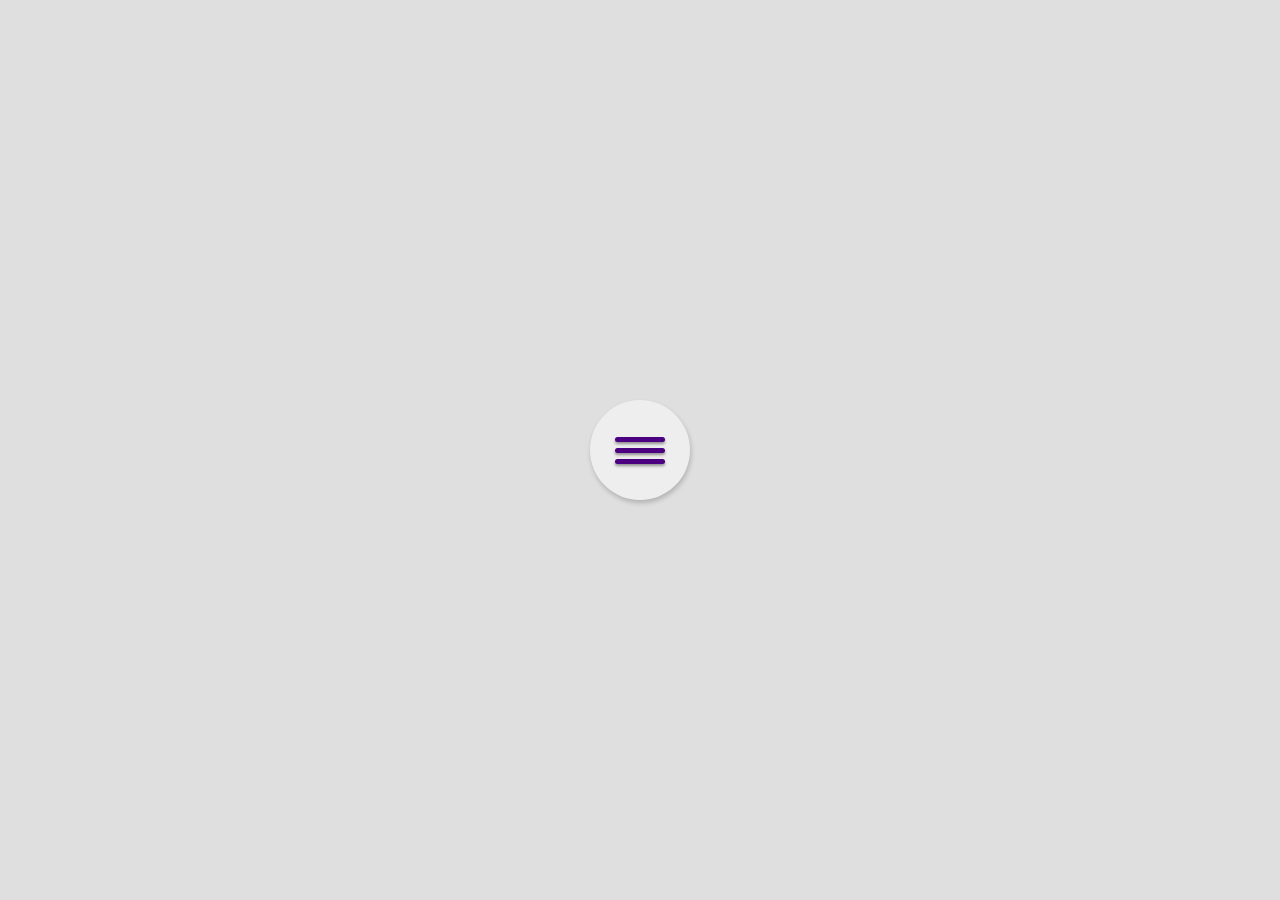
<file: day-1/index.html>
<!DOCTYPE html>
<html lang="en">
<head>
    <meta charset="UTF-8">
    <title>Day 1</title>
    <link rel="stylesheet" href="./style.css">
</head>
<body>

    <div class="wrapper">
        <a class="container">
            <div class="line"></div>
            <div class="line"></div>
            <div class="line"></div>
        </a>
    </div>

    <script src="script.js"></script>
</body>
</html>
</file>
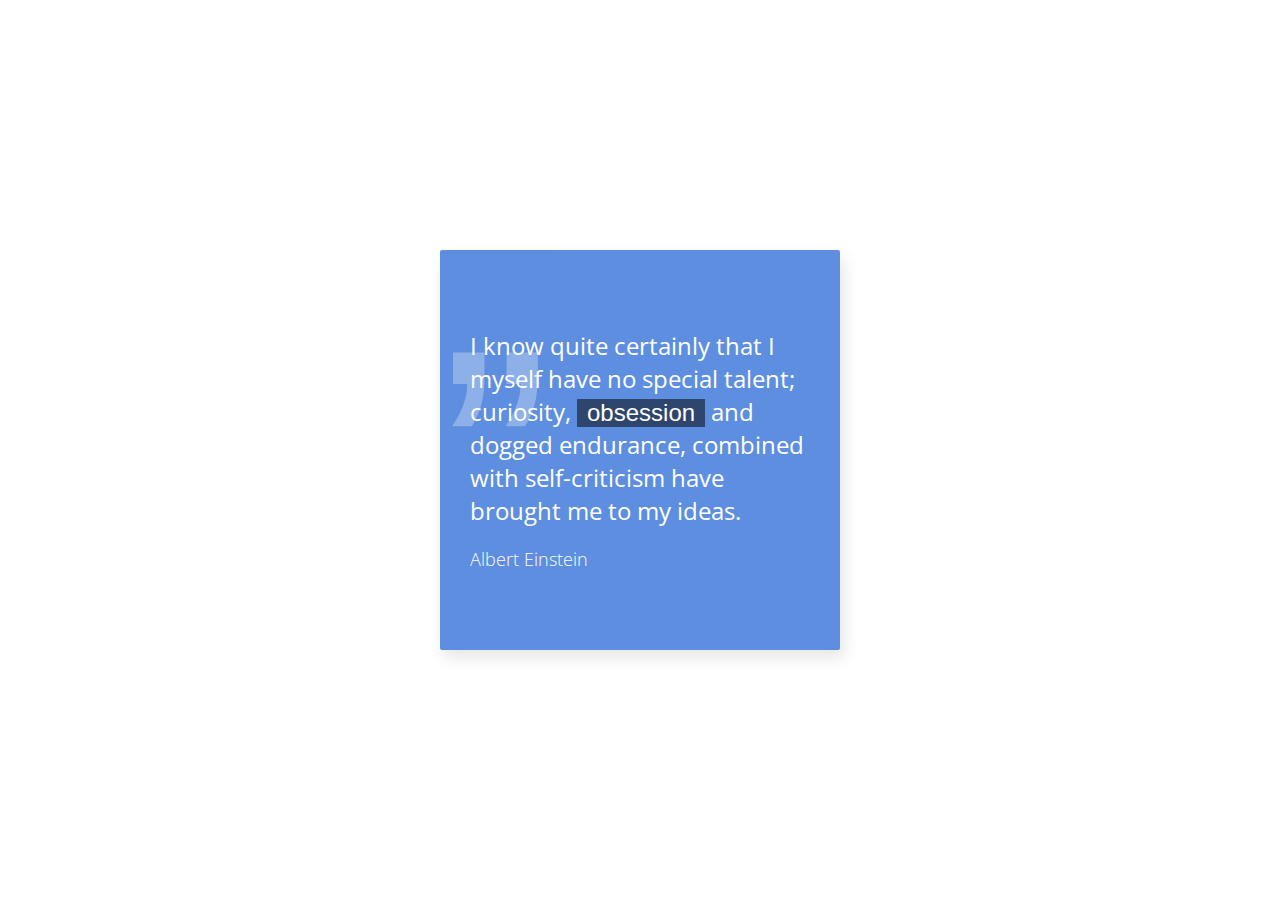
<file: day-11/index.html>
<!doctype html>
<html lang="en">
<head>
    <meta charset="UTF-8">
    <meta name="viewport"
          content="width=device-width, user-scalable=no, initial-scale=1.0, maximum-scale=1.0, minimum-scale=1.0">
    <meta http-equiv="X-UA-Compatible" content="ie=edge">
    <title>Day 11</title>
    <link rel="stylesheet" href="style.css">
</head>
<body>

<div class="container">
    <div class="text">
        I know quite certainly that I myself have no special talent; curiosity,
        <div class="info">
            <div class="tooltip">
                <div class="title">
                    Obsession
                </div>
                <div class="content">
                    <b>Obsession</b>, a persistent disturbing preoccupation with an often unreasonable idea or feeling.
                </div>
            </div>
            <button>obsession</button>
        </div>
        and dogged endurance, combined with self-criticism have brought me to my ideas.
        <div class="author">Albert Einstein</div>
    </div>
</div>

</body>
</html>
</file>
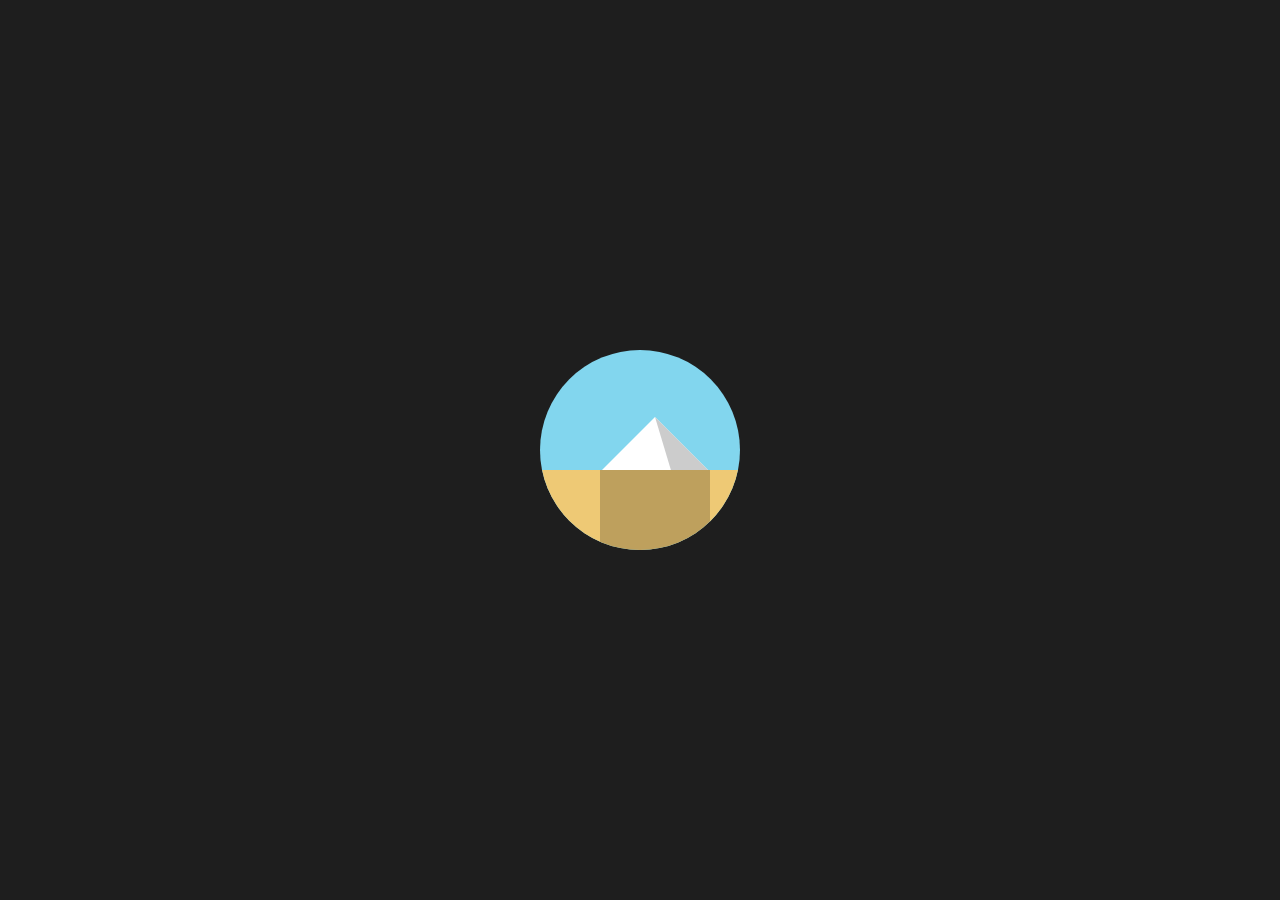
<file: day-2/index.html>
<!DOCTYPE html>
<html lang="en">
<head>
    <meta charset="UTF-8">
    <title>Day 2</title>
    <link rel="stylesheet" href="./style.css">
</head>
<body>

    <div class="wrapper">
        <div class="container">
            <div class="sun-box">
                <div class="sun"></div>
            </div>
            <div class="triangle-shadow"></div>
            <div class="triangle"></div>
            <div class="shadow"></div>
            <div class="sand"></div>
        </div>
    </div>

</body>
</html>
</file>
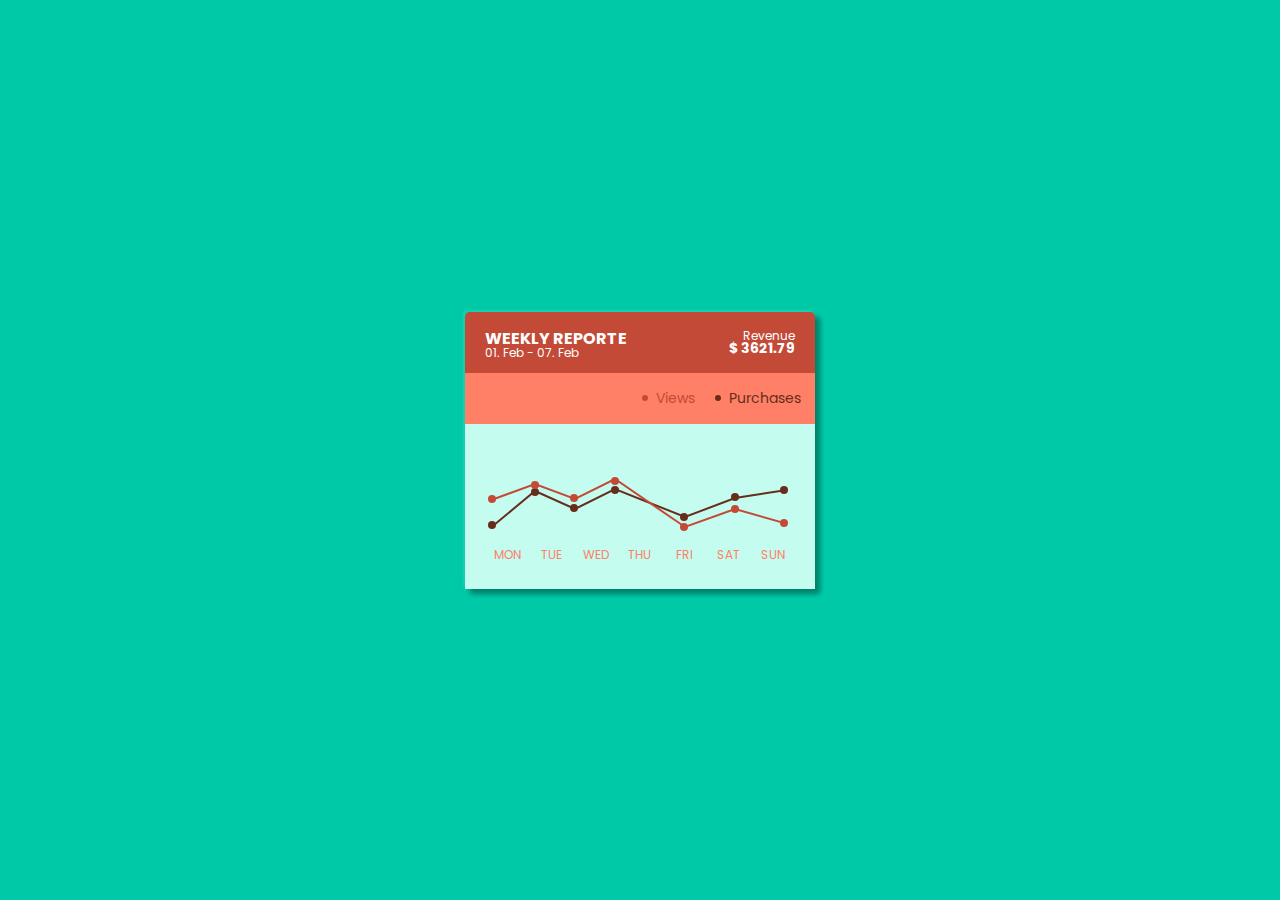
<file: day-4/index.html>
<!DOCTYPE html>
<html lang="en">
<head>
    <meta charset="UTF-8">
    <title>Day 4</title>
    <link rel="stylesheet" href="./style.css">
</head>
<body>

    <div class="wrapper">

        <div class="container">
            <header>
                <div class="side-left">
                    <h1>WEEKLY REPORTE</h1>
                    <time>01. Feb - 07. Feb</time>
                </div>
                <div class="side-right">
                    <span>Revenue</span>
                    <strong>$ 3621.79</strong>
                </div>
            </header>
            <main>
                <div class="legend">
                    <div class="legend-wrapper text-red">
                        <div class="square bg-red"></div>
                        Views
                    </div>

                    <div class="legend-wrapper text-red-dark">
                        <div class="square bg-red-dark"></div>
                        Purchases
                    </div>
                </div>


                <div class="content">

                    <div class="line-1">
                        <a class="point">
                            <div class="dot"></div>
                            <span class="value">
                                400
                            </span>
                        </a>

                        <a class="point">
                            <div class="dot"></div>
                            <span class="value">
                                812
                            </span>
                        </a>

                        <a class="point">
                            <div class="dot"></div>
                            <span class="value">
                                750
                            </span>
                        </a>

                        <a class="point">
                            <div class="dot"></div>
                            <span class="value">
                                840
                            </span>
                        </a>

                        <a class="point">
                            <div class="dot"></div>
                            <span class="value">
                                720
                            </span>
                        </a>

                        <a class="point">
                            <div class="dot"></div>
                            <span class="value">
                                760
                            </span>
                        </a>

                        <a class="point">
                            <div class="dot"></div>
                            <span class="value">
                                785
                            </span>
                        </a>

                        <svg>
                            <polyline points="9,46 50,12 90,30 130,10 200,38 250,19 320,8 "></polyline>
                        </svg>
                    </div>

                    <div class="line-2">
                        <a class="point">
                            <div class="dot"></div>
                            <span class="value">
                                280
                            </span>
                        </a>

                        <a class="point">
                            <div class="dot"></div>
                            <span class="value">
                                800
                            </span>
                        </a>

                        <a class="point">
                            <div class="dot"></div>
                            <span class="value">
                                740
                            </span>
                        </a>

                        <a class="point">
                            <div class="dot"></div>
                            <span class="value">
                                835
                            </span>
                        </a>

                        <a class="point">
                            <div class="dot"></div>
                            <span class="value">
                                700
                            </span>
                        </a>

                        <a class="point">
                            <div class="dot"></div>
                            <span class="value">
                                740
                            </span>
                        </a>

                        <a class="point">
                            <div class="dot"></div>
                            <span class="value">
                                600
                            </span>
                        </a>

                        <svg>
                            <polyline points="9,20 50,5 90,20 130,0 200,48 250,30 320,50 "></polyline>
                        </svg>
                    </div>


                    <div class="week">
                        <div class="day">MON</div>
                        <div class="day">TUE</div>
                        <div class="day">WED</div>
                        <div class="day">THU</div>
                        <div class="day">FRI</div>
                        <div class="day">SAT</div>
                        <div class="day">SUN</div>
                    </div>

                </div>

            </main>
        </div>

    </div>

</body>
</html>
</file>
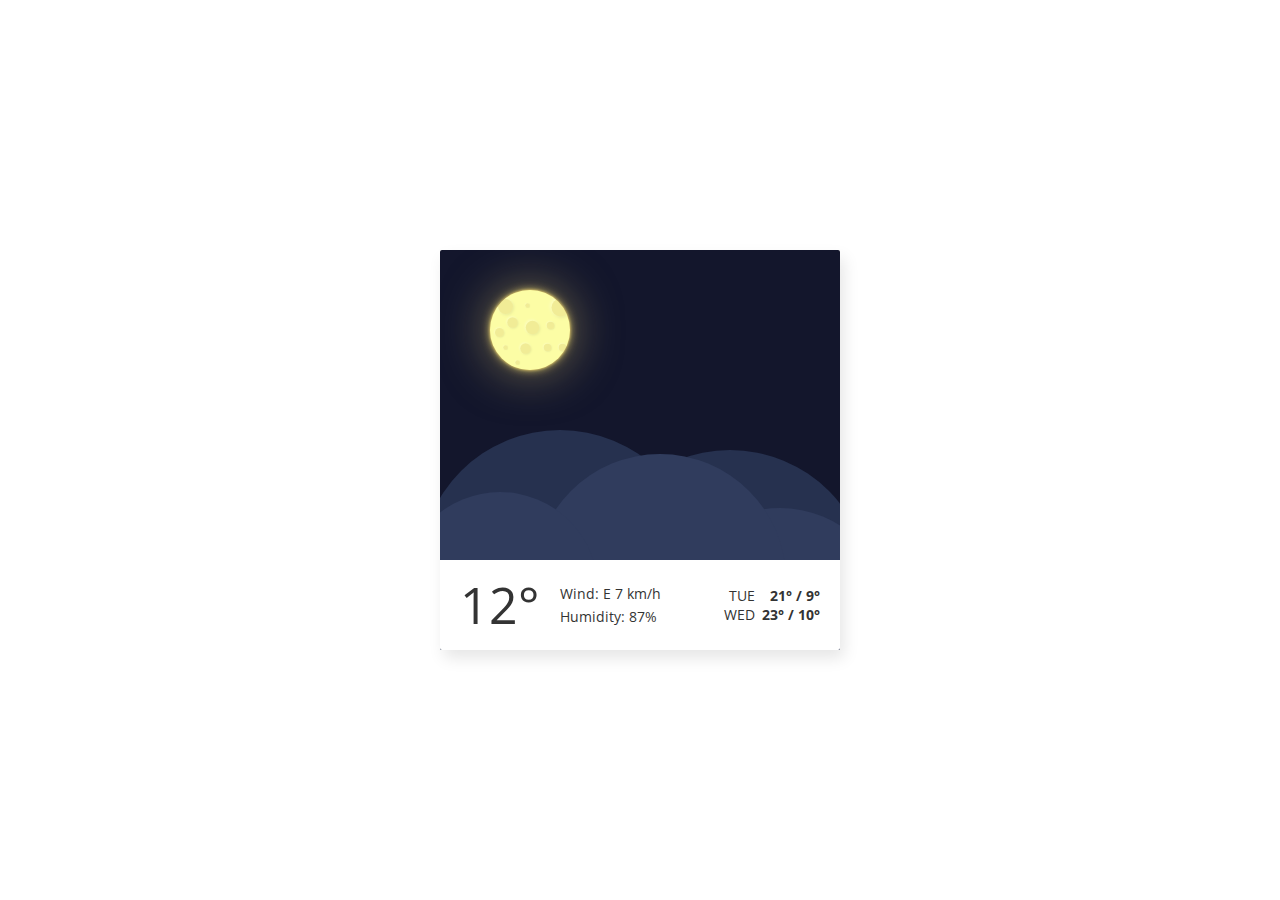
<file: day-8/index.html>
<!doctype html>
<html lang="en">
<head>
    <meta charset="UTF-8">
    <meta name="viewport"
          content="width=device-width, user-scalable=no, initial-scale=1.0, maximum-scale=1.0, minimum-scale=1.0">
    <meta http-equiv="X-UA-Compatible" content="ie=edge">
    <title>Day 8</title>
    <link rel="stylesheet" href="style.css">
</head>
<body>

<div class="frame">

    <div class="drops">
        <div class="drop"></div>
        <div class="drop"></div>
        <div class="drop"></div>
        <div class="drop"></div>
        <div class="drop"></div>
        <div class="drop"></div>
        <div class="drop"></div>
        <div class="drop"></div>
        <div class="drop"></div>
        <div class="drop"></div>

        <div class="drop drop-middle"></div>
        <div class="drop drop-middle"></div>
        <div class="drop drop-middle"></div>
        <div class="drop drop-middle"></div>
        <div class="drop drop-middle"></div>
        <div class="drop drop-middle"></div>
        <div class="drop drop-middle"></div>
        <div class="drop drop-middle"></div>
        <div class="drop drop-middle"></div>
        <div class="drop drop-middle"></div>

        <div class="drop drop-small"></div>
        <div class="drop drop-small"></div>
        <div class="drop drop-small"></div>
        <div class="drop drop-small"></div>
        <div class="drop drop-small"></div>
        <div class="drop drop-small"></div>
        <div class="drop drop-small"></div>
        <div class="drop drop-small"></div>
        <div class="drop drop-small"></div>
        <div class="drop drop-small"></div>
    </div>

    <div class="moon">
        <div class="crater"></div>
        <div class="crater"></div>
        <div class="crater"></div>
        <div class="crater"></div>
        <div class="crater"></div>
        <div class="crater"></div>
        <div class="crater"></div>
        <div class="crater"></div>
        <div class="crater"></div>
        <div class="crater"></div>
        <div class="crater"></div>
        <div class="crater"></div>
    </div>

    <div class="clouds">
        <div class="cloud"></div>
        <div class="cloud"></div>
        <div class="cloud"></div>
        <div class="cloud"></div>
        <div class="cloud"></div>
    </div>

    <footer>
        <h1>12°</h1>
        <div class="info">
            <div class="line">Wind: E 7 km/h</div>
            <div class="line">Humidity: 87%</div>
        </div>
        <div class="info-day">
            <div class="line">TUE <b>21° / 9°</b></div>
            <div class="line">WED <b>23° / 10°</b></div>
        </div>
    </footer>
</div>

</body>
</html>
</file>
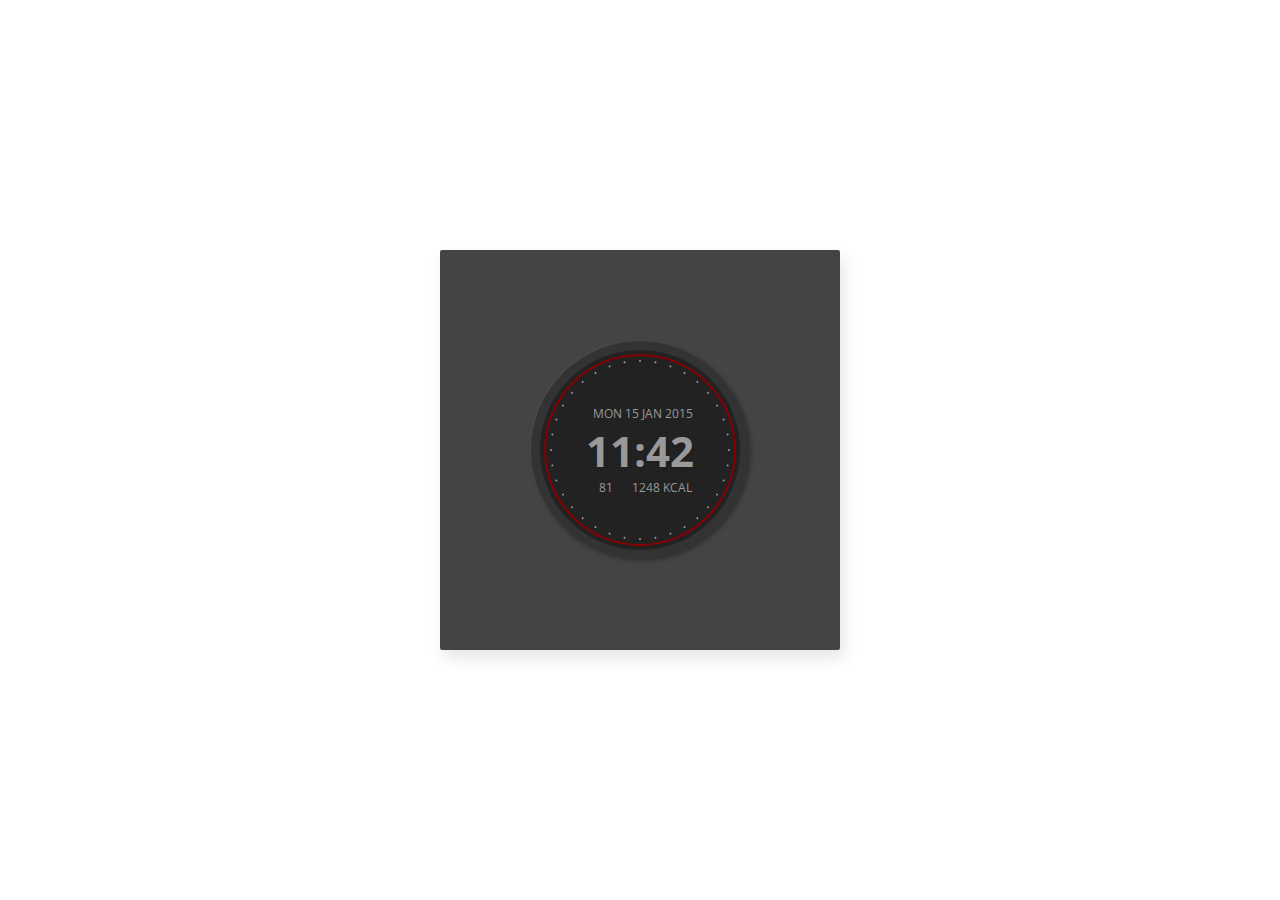
<file: day-9/index.html>
<!DOCTYPE html>
<html lang="en">
<head>
    <meta charset="UTF-8">
    <title>Day 9</title>
    <link rel="stylesheet" href="style.css">
</head>
<body>

<div class="frame">

    <div class="container">
        <div class="group-round">
            <span></span>
            <span></span>
            <span></span>
            <span></span>
        </div>

        <div class="group-round">
            <span></span>
            <span></span>
            <span></span>
            <span></span>
        </div>

        <div class="group-round">
            <span></span>
            <span></span>
            <span></span>
            <span></span>
        </div>

        <div class="group-round">
            <span></span>
            <span></span>
            <span></span>
            <span></span>
        </div>

        <div class="group-round">
            <span></span>
            <span></span>
            <span></span>
            <span></span>
        </div>

        <div class="group-round">
            <span></span>
            <span></span>
            <span></span>
            <span></span>
        </div>

        <div class="group-round">
            <span></span>
            <span></span>
            <span></span>
            <span></span>
        </div>

        <div class="group-round">
            <span></span>
            <span></span>
            <span></span>
            <span></span>
        </div>

        <div class="group-round">
            <span></span>
            <span></span>
            <span></span>
            <span></span>
        </div>

        <div class="date">
            <time class="day">
                MON 15 JAN 2015
            </time>

            <time class="time">
                11:42
            </time>

            <div class="kcal">
                <span>81</span>
                <span>1248 KCAL</span>
            </div>
        </div>

        <svg height="200" width="200">
            <circle
                cx="100"
                cy="100"
                r="95"
                stroke-width="2"
            />
        </svg>
    </div>


</div>

</body>
</html>
</file>
<file: day-1/style.css>
:root {
    --animation: 1.5s ease;
    --rotate: 45deg;
    --scale: 1.2;
    --translate-y: 11px;
}

* {
    margin: 0;
    padding: 0;
    box-sizing: border-box;
}

body {
    background: #DFDFDF;
}

.wrapper {
    position: absolute;
    width: 100%;
    height: 100%;
    display: flex;
    align-items: center;
    justify-content: center;
}

.container {
    display: flex;
    flex-direction: column;
    width: 100px;
    height: 100px;
    background: #EEE;
    border-radius: 50%;
    box-shadow: 1px 3px 5px rgba(0, 0, 0, .2);
    align-items: center;
    justify-content: center;
    cursor: pointer;
}

.line {
    position: relative;
    margin: 3px 0;
    width: 50%;
    height: 5px;
    background: indigo;
    box-shadow: 0 2px 3px rgba(0, 0, 0, .4);
    border-radius: 5px;
}

.active .line:first-child {
    animation: line-1 var(--animation);
    transform:
            translateY(var(--translate-y))
            rotate(var(--rotate));
}

.active .line:nth-child(2) {
    opacity: 0;
    animation: line-2 var(--animation);
}

.active .line:last-child {
    animation: line-3 var(--animation);
    transform:
            translateY(calc(var(--translate-y) * -1))
            rotate(calc(var(--rotate) * -1));
}

@keyframes line-1 {
    0% {
        transform: translateY(0px);
    }
    50% {
        transform: translateY(11px) rotate(0deg);
    }
    80% {
        transform: translateY(var(--translate-y)) rotate(var(--rotate));
    }
    90% {
        transform:
                translateY(var(--translate-y))
                rotate(var(--rotate))
                scale(var(--scale));
    }
    100% {
        transform:
                translateY(var(--translate-y))
                rotate(var(--rotate))
                scale(1);
    }
}

@keyframes line-2 {
    0% {
        opacity: 1;
    }
    50% {
        opacity: 1;
    }
    51% {
        opacity: 0;
    }
    100% {
        opacity: 0;
    }
}

@keyframes line-3 {
    0% {
        transform: translateY(0px);
    }
    50% {
        transform:
                translateY(calc(var(--translate-y) * -1))
                rotate(0deg);
    }
    80% {
        transform:
                translateY(calc(var(--translate-y) * -1))
                rotate(calc(var(--rotate) * -1));
    }
    90% {
        transform:
                translateY(calc(var(--translate-y) * -1))
                rotate(calc(var(--rotate) * -1))
                scale(var(--scale));
    }
    100% {
        transform:
                translateY(calc(var(--translate-y) * -1))
                rotate(calc(var(--rotate) * -1))
                scale(1);
    }
}

.disabled .line:first-child {
    animation: line-1-disabled var(--animation);
    transform: translateY(0px);
}


.disabled .line:nth-child(2) {
    animation: line-2-disabled var(--animation);
    opacity: 1;
}


.disabled .line:last-child {
    animation: line-3-disabled var(--animation);
    transform: translateY(0px);
}

@keyframes line-1-disabled {
    0% {
        transform:
                translateY(var(--translate-y))
                rotate(var(--rotate));
    }
    50% {
        transform:
                translateY(var(--translate-y))
                rotate(0);
    }
    80% {
        transform: translateY(0px);
    }
    90% {
        transform: translateY(0px) scale(var(--scale));
    }
    100% {
        transform: translateY(0px) scale(1);
    }
}

@keyframes line-2-disabled {
    0% {
        opacity: 0;
    }
    50% {
        opacity: 0;
    }
    51% {
        opacity: 1;
    }
    80% {
        transform: scale(1);
    }
    90% {
        transform: translateY(0px) scale(var(--scale));
    }
    100% {
        transform: translateY(0px) scale(1);
    }
}

@keyframes line-3-disabled {
    0% {
        transform:
                translateY(calc(var(--translate-y) * -1))
                rotate(calc(var(--rotate) * -1));
    }
    50% {
        transform:
                translateY(calc(var(--translate-y) * -1))
                rotate(0);
    }
    80% {
        transform: translateY(0px);
    }
    90% {
        transform: translateY(0px) scale(var(--scale));
    }
    100% {
        transform: translateY(0px) scale(1);
    }
}
</file>
<file: day-11/style.css>
@import url(https://fonts.googleapis.com/css?family=Open+Sans:700,400,300,100);

:root {
    --color-blue: #5D8EDF;
    --color-blue-dark: #2e466e;
}

.container {
    position: absolute;
    top: 50%;
    left: 50%;
    width: 400px;
    height: 400px;
    margin-top: -200px;
    margin-left: -200px;
    border-radius: 2px;
    box-shadow: 4px 8px 16px 0 rgba(0, 0, 0, 0.1);
    overflow: hidden;
    font-family: 'Open Sans', Helvetica, sans-serif;
    -webkit-font-smoothing: antialiased;
    -moz-osx-font-smoothing: grayscale;
    background: var(--color-blue);
    color: #FFF;
    padding: 30px;
    font-size: 24px;
    font-weight: 400;
    display: flex;
    flex-direction: column;
    justify-content: center;
    z-index: 10;
    box-sizing: border-box;
}

.container .text {
    position: relative;
}

.container:after {
    content: '„';
    font-family: Arial, sans-serif;
    font-size: 330px;
    position: absolute;
    top: -170px;
    left: 0;
    opacity: 0.3;
    z-index: -1;
}

.info {
    display: inline;
}

.info button {
    background: var(--color-blue-dark);
    padding: 0 10px;
    border: none;
    color: #FFF;
    font-size: 24px;
    font-weight: 400;
    outline: none;
    cursor: pointer;
}

.info .tooltip {
    opacity: 0;
    transition: all .5s ease-in-out;
    position: absolute;
    z-index: -1;
    background: var(--color-blue-dark);
    top: -100px;
    font-size: 18px;
}

.info .tooltip:after {
    content: '';
    width: 12px;
    height: 12px;
    background: var(--color-blue-dark);
    position: absolute;
    transform: rotate(45deg);
    left: 50%;
    margin-top: -6px;
    margin-left: -10px;
}

.info .tooltip .title {
    background: #FFF;
    padding: 10px;
    color: var(--color-blue-dark);
}

.info .tooltip .content {
    padding: 10px;
}

.info:hover > .tooltip{
    top: -80px;
    opacity: 1;
    transform: scale(1);
    z-index: 10;
}

.author {
    margin-top: 20px;
    font-size: 18px;
    font-weight: 100;
}
</file>
<file: day-2/style.css>
:root {

}

* {
    margin: 0;
    padding: 0;
    box-sizing: border-box;
}

body {
    background: #1e1e1e;
}


.wrapper {
    position: absolute;
    width: 100%;
    height: 100%;
    display: flex;
    align-items: center;
    justify-content: center;
}


.container {
    width: 200px;
    height: 200px;
    background: #82d6ee;
    clip-path: circle(50% at 50% 50%);
    overflow: hidden;
    position: relative;
    animation: fade 10s ease infinite;
}

.sun-box {
    width: 280px;
    height: 150px;
    animation: sun 10s ease infinite;
    position: absolute;
    top: 100px;
    left: -30px;
}

.sun {
    width: 30px;
    height: 30px;
    border-radius: 50%;
    background: yellow;
}

.triangle {
    left: 60px;
    top: 12px;
    background: #FFF;
    width: 110px;
    height: 110px;
    clip-path: polygon(50% 50%, 0% 100%, 100% 100%);
    position: absolute;
}

.triangle-shadow {
    background: #CCC;
    left: 60px;
    top: 12px;
    width: 110px;
    height: 110px;
    clip-path: polygon(50% 50%, 65% 100%, 100% 100%);
    position: absolute;
    z-index: 5;
    animation: triangle-shadow 10s ease infinite;
}

.sand {
    top: 120px;
    position: absolute;
    background: #eec975;
    width: 100%;
    height: 50%;
    z-index: 10;
}

.shadow {
    width: 110px;
    height: 110px;
    background: rgba(0, 0, 0, .2);
    left: 60px;
    top: 120px;
    z-index: 11;
    position: absolute;
    animation: shadow 10s ease infinite;
}

@keyframes fade {
    0% {
        opacity: 0;
    }
    20% {
        opacity: 1;
    }
    80% {
        opacity: 1;
    }
    100% {
        opacity: 0;
    }
}

@keyframes sun {
    0% {
        transform: rotate(0deg);
    }
    20% {
        transform: rotate(0deg);
    }
    25% {
        transform: rotate(20deg);
    }
    40% {
        transform: rotate(20deg);
    }
    100% {
        transform: rotate(120deg);
    }
}

@keyframes triangle-shadow {
    0% {
        opacity: 1;
    }
    20% {
        opacity: 1;
    }
    25% {
        opacity: 0.5;
    }
    45% {
        opacity: 0.5;
        clip-path: polygon(50% 50%, 65% 100%, 100% 100%);
    }
    50% {
        clip-path: polygon(50% 50%, 0% 100%, 100% 100%);
    }
    55% {
        opacity: 0.5;
        clip-path: polygon(50% 50%, 0% 100%, 65% 100%);
    }
    100% {
        opacity: 1;
        clip-path: polygon(50% 50%, 0% 100%, 65% 100%);
    }
}


@keyframes shadow {
    0% {
        width: 280px;
        clip-path: polygon(0 0, 100% 10%, 38% 0);
    }
    20% {
        width: 280px;
        clip-path: polygon(0 0, 100% 10%, 38% 0);
    }
    25% {
        width: 280px;
        clip-path: polygon(0 0, 100% 50%, 38% 0);
    }
    40% {
        width: 280px;
        clip-path: polygon(0 0, 100% 50%, 38% 0);
    }
    47% {
        width: 110px;
    }
    50% {
        transform: translateX(0);
        width: 110px;
        clip-path: polygon(0 0, 50% 10%, 100% 0);
    }
    70% {
        transform: translateX(-68px);
        width: 180px;
        clip-path: polygon(38% 0, 0 50%, 100% 0);
    }
    80% {
        transform: translateX(-68px);
        width: 180px;
        clip-path: polygon(38% 0, 0 10%, 100% 0);
    }
    82% {
        transform: translateX(-68px);
        width: 180px;
        clip-path: polygon(38% 0, 0 0%, 100% 0);
    }
    100% {
        clip-path: polygon(38% 0, 0 0%, 100% 0);
    }
}
</file>
<file: day-4/style.css>
@import url('https://fonts.googleapis.com/css?family=Poppins:400,700&display=swap');

:root {
    --color-gray: #4B4453;
    --color-green-light: #C4FCEF;
    --color-green: #00C9A7;
    --color-red: #C34A36;
    --color-red-dark: #662d1c;
    --color-red-light: #FF8066;
    --padding: 20px;
    --width-container: 350px;
    --radius: 5px;
}

* {
    margin: 0;
    padding: 0;
    box-sizing: border-box;
}

body {
    background: #00C9A7;
    font-family: 'Poppins', sans-serif;
}

.wrapper {
    position: absolute;
    width: 100%;
    height: 100%;
    display: flex;
    align-items: center;
    justify-content: center;
}

.container {
    border-radius: 3px;
    box-shadow:
            -2px -2px 2px rgba(255, 255, 255, .1),
            5px 5px 5px rgba(0, 0, 0, .1),
            5px 5px 5px rgba(0, 0, 0, .1),
            5px 5px 5px rgba(0, 0, 0, .2)
;
}

.text-red {
    color: var(--color-red);
}

.text-green {
    color: var(--color-green);
}

.text-red-dark {
    color: var(--color-red-dark);
}

.bg-red {
    background: var(--color-red);
}

.bg-green {
    background: var(--color-green);
}

.bg-red-dark {
    background: var(--color-red-dark);
}

header {
    width: var(--width-container);
    padding: var(--padding);
    background: var(--color-red);
    color: #FFF;
    display: flex;
    font-size: 12px;
    border-top-left-radius: var(--radius);
    border-top-right-radius: var(--radius);
    justify-content: space-between;
    align-items: center;
}

header h1 {
    font-weight: 700;
    font-size: 16px;
    line-height: 0;
    padding: 0;
    margin: 7px 0 14px 0;
}

header .side-left {
    line-height: 0;
    margin-right: 20px;
}

header .side-right {
    text-align: right;
}

header .side-right span {
    display: block;
    font-size: 12px;
    padding: 0 0 12px 0;
    margin: 0;
    line-height: 0;
}

header .side-right strong {
    display: block;
    font-size: 14px;
    padding: 0;
    margin: 0;
    line-height: 0;
}

main {
    background: var(--color-green-light);
    font-size: 18px;
}

main .legend {
    display: flex;
    font-size: 14px;
    font-weight: 400;
    justify-content: flex-end;
    color: var(--color-gray);
    padding: 14px;
    border: solid 1px var(--color-red-light);
    border-right: none;
    border-left: none;
    margin-bottom: 5px;
    background: var(--color-red-light);
}

main .legend .legend-wrapper {
    margin-left: 20px;
    display: flex;
    justify-content: left;
    align-items: center;
}

main .legend .square {
    margin-right: 8px;
    width: 6px;
    height: 6px;
    border-radius: 50%;
}

.content {
    width: 100%;
    overflow: hidden;
}

main .content {
    position: relative;
    height: 160px;
    box-sizing: border-box;
    padding: 50px var(--padding) 0 var(--padding);
}

.line-1, .line-2 {
    position: absolute;
}

.line-1 svg polyline {
    fill: none;
    stroke-width: 2;
    stroke: var(--color-red-dark);
}

.line-2 svg polyline {
    fill: none;
    stroke-width: 2;
    stroke: var(--color-red);
}


.point {
    position: absolute;
    cursor: pointer;
}

.dot {
    top: 20px;
    position: absolute;
    width: 8px;
    height: 8px;
    border-radius: 50%;
}

.point .value {
    transform: translate(-14px, -10px);
    border-radius: 3px;
    position: absolute;
    padding: 8px;
    color: white;
    font-size: 10px;
    font-weight: 700;
    display: flex;
    justify-content: center;
    box-shadow: 2px 2px 5px rgba(0, 0, 0, .8);
    opacity: 0;
    transition: all 1s ease;
}

.point .value::before {
    content: '';
    width: 10px;
    height: 10px;
    position: absolute;
    bottom: -4px;
    transform: rotate(45deg);
}

.line-1 .dot, .line-1 .point .value,
.line-1 .point .value::before {
    background: var(--color-red-dark);
}

.line-2 .dot, .line-2 .point .value,
.line-2 .point .value::before {
    background: var(--color-red);
}

.line-1 .dot, .line-2 .dot{
    z-index: 5;
}

.point .dot:hover + .value {
    opacity: 1;
    transition: all 1s ease;
    transform: translate(-14px, -20px);
    z-index: 6;
}

.line-1 .point:nth-child(1) {
    top: 22px;
    left: 3px;
}

.line-1 .point:nth-child(2) {
    top: -11px;
    left: 46px;
}

.line-1 .point:nth-child(3) {
    top: 5px;
    left: 85px;
}

.line-1 .point:nth-child(4) {
    top: -13px;
    left: 126px;
}

.line-1 .point:nth-child(5) {
    top: 14px;
    left: 195px;
}

.line-1 .point:nth-child(6) {
    top: -6px;
    left: 246px;
}

.line-1 .point:nth-child(7) {
    top: -13px;
    left: 295px;
}

.line-2 .point:nth-child(1) {
    top: -4px;
    left: 3px;
}

.line-2 .point:nth-child(2) {
    top: -18px;
    left: 46px;
}

.line-2 .point:nth-child(3) {
    top: -5px;
    left: 85px;
}

.line-2 .point:nth-child(4) {
    top: -22px;
    left: 126px;
}

.line-2 .point:nth-child(5) {
    top: 24px;
    left: 195px;
}

.line-2 .point:nth-child(6) {
    top: 6px;
    left: 246px;
}

.line-2 .point:nth-child(7) {
    top: 20px;
    left: 295px;
}

.week {
    display: grid;
    grid-template-columns: repeat(7, 1fr);
    color: var(--color-red-light);
    font-size: 12px;
}

.week .day {
    height: 85px;
    display: flex;
    align-items: flex-end;
    justify-content: center;
}
</file>
<file: day-8/style.css>
@import url('https://fonts.googleapis.com/css?family=Open+Sans:700,300');

:root {
    --blue-dark: #13162c;
    --blue-cloud: #26314F;
    --blue-cloud-2: #303C5D;
    --blue-water: #007C97;
    --yellow: #fcfda5;
    --yellow-crater: #e2d37f;
}

.frame {
    position: absolute;
    top: 50%;
    left: 50%;
    width: 400px;
    height: 400px;
    margin-top: -200px;
    margin-left: -200px;
    border-radius: 2px;
    box-shadow: 4px 8px 16px 0 rgba(0, 0, 0, 0.1);
    overflow: hidden;
    background: #fff;
    color: #333;
    font-family: "Open Sans", Helvetica, sans-serif;
    -webkit-font-smoothing: antialiased;
    -moz-osx-font-smoothing: grayscale;
    background: var(--blue-dark);
}

.clouds {
    position: relative;
}

.cloud {
    position: absolute;
    background: var(--blue-cloud);
    border-radius: 50%;
    width: 280px;
    height: 280px;
    top: 200px;
    left: 80px;
    z-index: 2;
}

.cloud:nth-child(1) {
    top: 180px;
    left: -20px;
}

.cloud:nth-child(2) {
    left: 150px;
}

.cloud:nth-child(3) {
    transform: scale(0.8);
    top: 230px;
    left: 200px;
    background: var(--blue-cloud-2);
}

.cloud:nth-child(4) {
    transform: scale(0.9);
    top: 190px;
    left: 80px;
    background: var(--blue-cloud-2);
}

.cloud:nth-child(5) {
    transform: scale(0.7);
    top: 200px;
    left: -80px;
    background: var(--blue-cloud-2);
}

.moon {
    position: absolute;
    top: 40px;
    left: 50px;
    height: 80px;
    width: 80px;
    border-radius: 50%;
    background: var(--yellow);
    overflow: hidden;
    box-shadow: 0 0 3px rgba(253, 227, 117, 1),
            0 0 8px rgba(253, 227, 117, 0.8),
            0 0 50px rgba(253, 227, 117, 0.5);
    z-index: 1;
    animation: moon 1.5s ease;
}

.crater {
    background: var(--yellow-crater);
    position: absolute;
    width: 15px;
    height: 15px;
    border-radius: 50%;
    opacity: 0.4;
    box-shadow: -1px -1px 3px rgba(255, 255, 255, .8),
            1px 1px 3px rgba(0, 0, 0, 0.2);
}

.crater:nth-child(1) {
    top: 9px;
    left: 8px;
}

.crater:nth-child(2) {
    transform: scale(0.7);
    top: 25px;
    left: 15px;
}

.crater:nth-child(3) {
    transform: scale(0.6);
    top: 35px;
    left: 2px;
}

.crater:nth-child(4) {
    transform: scale(0.3);
    top: 50px;
    left: 8px;
}

.crater:nth-child(5) {
    transform: scale(0.9);
    top: 30px;
    left: 35px;
}

.crater:nth-child(6) {
    transform: scale(0.3);
    top: 8px;
    left: 30px;
}

.crater:nth-child(7) {
    transform: scale(0.7);
    top: 51px;
    left: 28px;
}

.crater:nth-child(8) {
    transform: scale(0.3);
    top: 65px;
    left: 20px;
}

.crater:nth-child(9) {
    transform: scale(0.5);
    top: 50px;
    left: 50px;
}


.crater:nth-child(10) {
    transform: scale(0.5);
    top: 50px;
    left: 65px;
}

.crater:nth-child(11) {
    transform: scale(0.5);
    top: 28px;
    left: 53px;
}

.crater:nth-child(12) {
    transform: scale(1.2);
    top: 10px;
    left: 63px;
}

footer {
    position: absolute;
    bottom: 0;
    width: 100%;
    height: 90px;
    background: #FFF;
    display: flex;
    align-items: center;
    justify-content: space-between;
    font-size: 14px;
    z-index: 20;
}

footer h1 {
    font-weight: normal;
    padding: 20px;
    font-size: 50px;
    margin: 0;
    width: 50px;
}

.info .line {
    padding: 2px 0;
}

.info-day {
    text-align: right;
    font-weight: 400;
    padding: 5px 20px 5px 0;
}

.info-day .line {
    display: flex;
    justify-content: flex-end;
    width: 130px;
}

.info-day .line b {
    display: block;
    width: 65px;
}

.drop {
    position: absolute;
    width: 10px;
    height: 10px;
    background-color: var(--blue-water);
    border-radius: 0 70% 30% 70%;
    transform: rotate(65deg);
    top: -20px;
    z-index: 10;
    animation: water-drop .9s linear infinite;
}

.drop-middle {
    width: 8px;
    height: 8px;
    opacity: 0.8;
    animation: water-drop 1.2s linear infinite;
}

.drop-small {
    width: 5px;
    height: 5px;
    opacity: 0.4;
    animation: water-drop 1.7s linear infinite;
}

.drop:nth-child(1) {
    left: 80px;
    animation-delay: .5s;
}

.drop:nth-child(2) {
    left: 120px;
    animation-delay: 1.9s;
}

.drop:nth-child(3) {
    left: 160px;
    animation-delay: 1s;
}

.drop:nth-child(4) {
    left: 187px;
    animation-delay: .7s;
}

.drop:nth-child(5) {
    left: 213px;
    animation-delay: .5s;
}

.drop:nth-child(6) {
    left: 243px;
    animation-delay: .3s;
}

.drop:nth-child(7) {
    left: 287px;
    animation-delay: .7s;
}

.drop:nth-child(8) {
    left: 313px;
    animation-delay: 1s;
}

.drop:nth-child(9) {
    left: 350px;
    animation-delay: .2s;
}

.drop:nth-child(10) {
    left: 387px;
    animation-delay: 1.3s;
}

.drop:nth-child(11) {
    left: 95px;
    animation-delay: .2s;
}

.drop:nth-child(12) {
    left: 140px;
    animation-delay: 0s;
}

.drop:nth-child(13) {
    left: 167px;
    animation-delay: .3s;
}

.drop:nth-child(14) {
    left: 221px;
    animation-delay: .7s;
}

.drop:nth-child(15) {
    left: 271px;
    animation-delay: 1.1s;
}

.drop:nth-child(15) {
    left: 291px;
    animation-delay: .7s;
}

.drop:nth-child(16) {
    left: 307px;
    animation-delay: .4s;
}

.drop:nth-child(17) {
    left: 331px;
    animation-delay: .9s;
}

.drop:nth-child(18) {
    left: 341px;
    animation-delay: 1.3s;
}

.drop:nth-child(19) {
    left: 371px;
    animation-delay: .7s;
}

.drop:nth-child(20) {
    left: 391px;
    animation-delay: .3s;
}

.drop:nth-child(21) {
    left: 71px;
    animation-delay: .1s;
}

.drop:nth-child(22) {
    left: 97px;
    animation-delay: .9s;
}

.drop:nth-child(23) {
    left: 135px;
    animation-delay: .5s;
}

.drop:nth-child(24) {
    left: 170px;
    animation-delay: 1.3s;
}

.drop:nth-child(25) {
    left: 193px;
    animation-delay: .2s;
}

.drop:nth-child(26) {
    left: 221px;
    animation-delay: .7s;
}

.drop:nth-child(27) {
    left: 256px;
    animation-delay: 1s;
}

.drop:nth-child(28) {
    left: 290px;
    animation-delay: .2s;
}

.drop:nth-child(29) {
    left: 321px;
    animation-delay: .5s;
}

.drop:nth-child(30) {
    left: 360px;
    animation-delay: .3s;
}

@keyframes moon {
    0% {
        transform: translate(-30px, 180px);
    }
    100% {
        transform: translate(0px, 0px);
    }
}

@keyframes water-drop {
    0% {
        transform: translate(0px, -20px) rotate(65deg);
    }
    90% {
        transform: translate(-70px, 320px) rotate(65deg);
        border-radius: 0 70% 30% 70%;
    }
    100% {
        transform: translate(-70px, 320px) rotate(65deg);
        border-radius: 100% 20% 100% 20%;
    }
}
</file>
<file: day-9/style.css>
@import url(https://fonts.googleapis.com/css?family=Open+Sans:700,300);

:root {
    --color-grey: #444;
    --color-grey-medium: #333;
    --color-grey-dark: #222;
    --color-grey-light: #999;
}

.frame {
    position: absolute;
    top: 50%;
    left: 50%;
    width: 400px;
    height: 400px;
    margin-top: -200px;
    margin-left: -200px;
    border-radius: 2px;
    box-shadow: 4px 8px 16px 0 rgba(0, 0, 0, 0.1);
    overflow: hidden;
    background: #fff;
    color: #333;
    font-family: 'Open Sans', Helvetica, sans-serif;
    -webkit-font-smoothing: antialiased;
    -moz-osx-font-smoothing: grayscale;
    background: var(--color-grey);
    display: flex;
    align-items: center;
    justify-content: center;
}

.container {
    width: 200px;
    height: 200px;
    border-radius: 50%;
    background: var(--color-grey-dark);
    border: solid 9px var(--color-grey-medium);
    box-shadow: -1px -1px 2px rgba(255, 255, 255, .05),
        2px 2px 3px rgba(0, 0, 0, .1),
        2px 2px 5px rgba(0, 0, 0, .2);
    position: relative;
    display: flex;
    align-items: center;
    justify-content: center;
}

.container svg {
    margin-left: 0.5px;
    position: absolute;
    fill: none;
    stroke: #860002;
    stroke-dasharray: 600;
    animation: spinner 5s infinite linear ;
}

@keyframes spinner {
    from {
        stroke-dashoffset: 600px;
        transform: rotate(-90deg);
    }
    50% {
        stroke-dashoffset: 0;
        transform: rotate(-90deg) ;
    }
    50.001% {
        transform: rotate(-90deg) scaleY(-1);
    }
    to {
        stroke-dashoffset: 600px;
        transform: rotate(-90deg) scaleY(-1);
    }
}

.group-round {
    position: absolute;
    border-radius: 50%;
    width: 100%;
    height: 100%;
}

.group-round span {
    background: var(--color-grey-light);
    width: 2px;
    height: 2px;
    border-radius: 50%;
    position: absolute;
    display: block;
}

.group-round span:nth-child(1) {
    top: 50%;
    margin-top: -1px;
    left: 10px;
}

.group-round span:nth-child(2) {
    top: 50%;
    margin-top: -1px;
    right: 10px;
}

.group-round span:nth-child(3) {
    left: 50%;
    margin-left: -1px;
    top: 10px;
}

.group-round span:nth-child(4) {
    left: 50%;
    margin-left: -1px;
    bottom: 10px;
}

.group-round:nth-child(1) {
    transform: rotate(0deg);
}

.group-round:nth-child(2) {
    transform: rotate(10deg);
}

.group-round:nth-child(3) {
    transform: rotate(20deg);
}

.group-round:nth-child(4) {
    transform: rotate(30deg);
}

.group-round:nth-child(5) {
    transform: rotate(40deg);
}

.group-round:nth-child(6) {
    transform: rotate(50deg);
}

.group-round:nth-child(7) {
    transform: rotate(60deg);
}

.group-round:nth-child(8) {
    transform: rotate(70deg);
}

.group-round:nth-child(9) {
    transform: rotate(80deg);
}

.date {
    color: var(--color-grey-light);
    display: flex;
    align-items: center;
    justify-content: center;
    flex-direction: column;
}

.date .day {
    font-size: 12px;
    margin-left: 5px;
}

.date .time {
    font-size: 42px;
    font-weight: bold;
    text-shadow: 1px 3px 3px rgba(0, 0, 0, .1);
}

.date .kcal {
    margin-left: 10px;
    font-size: 12px;
}

.date .kcal span {
    margin: 0 8px;
}
</file>
